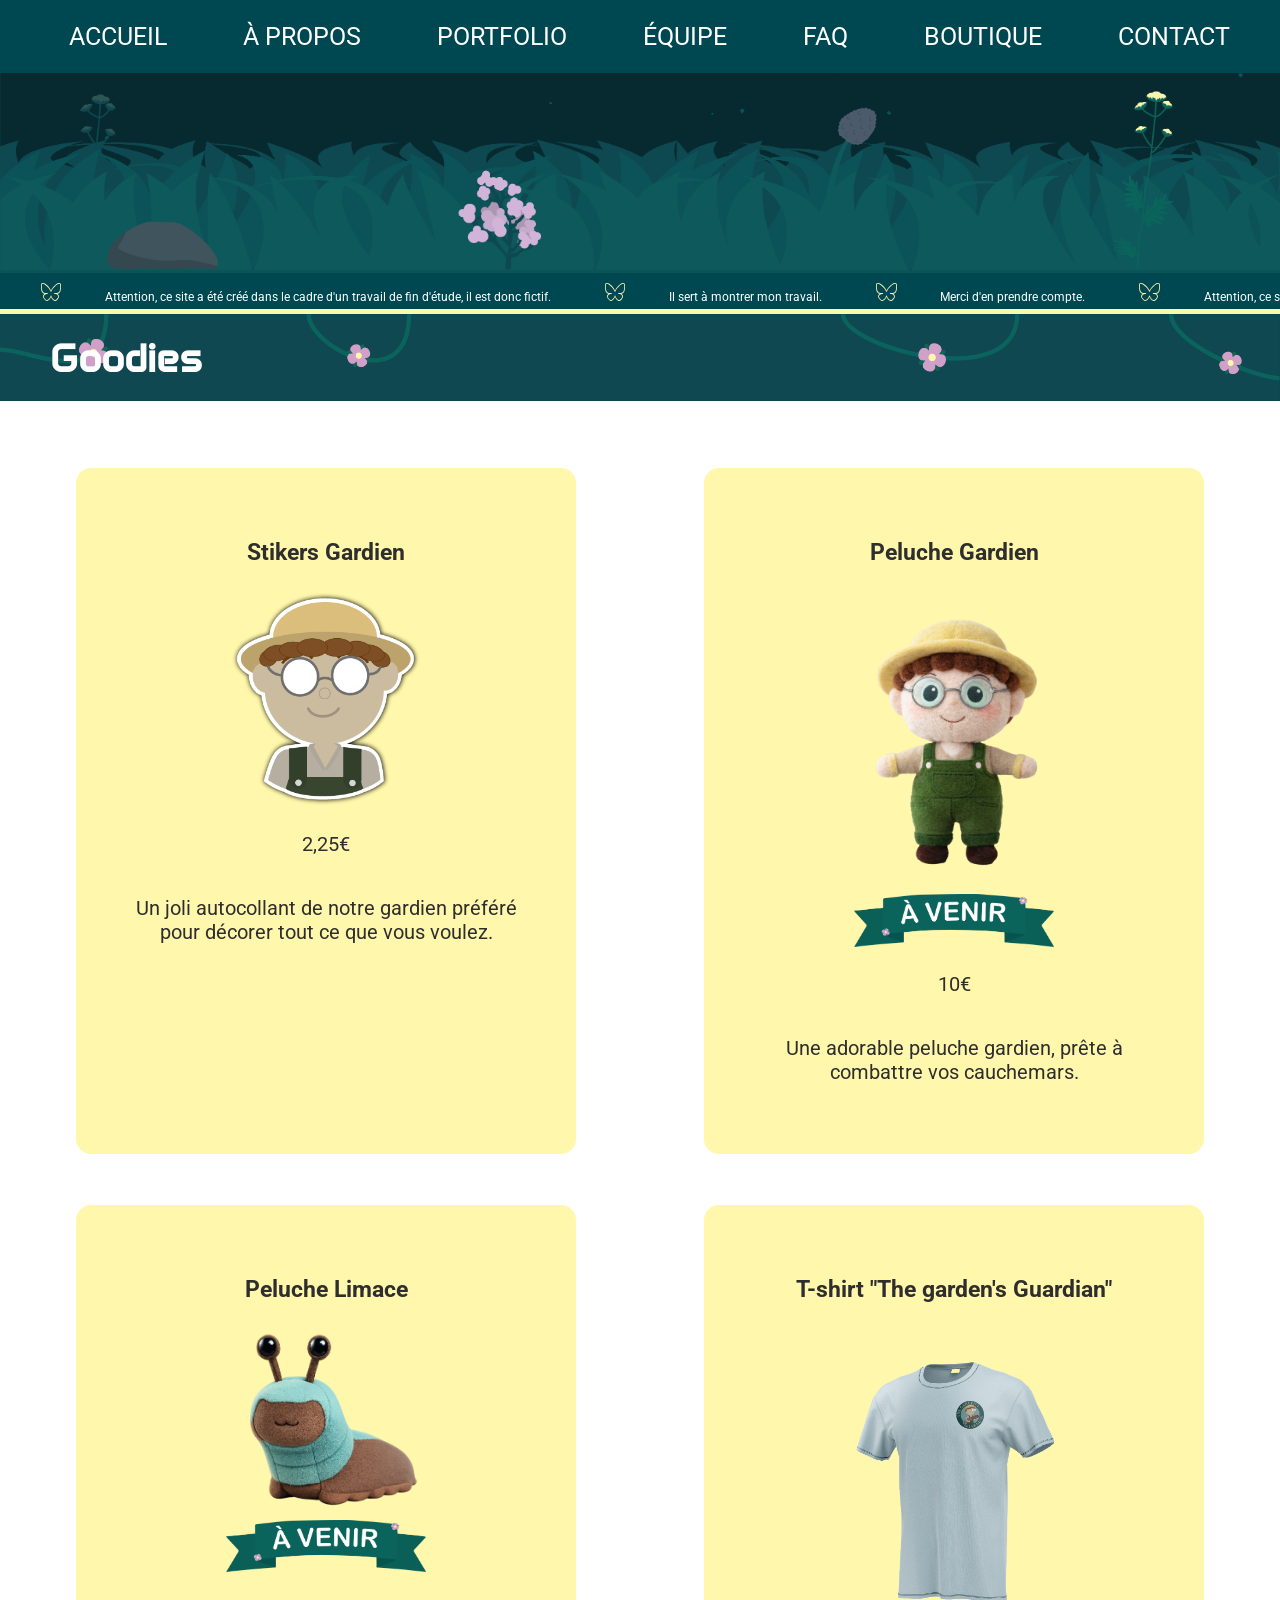
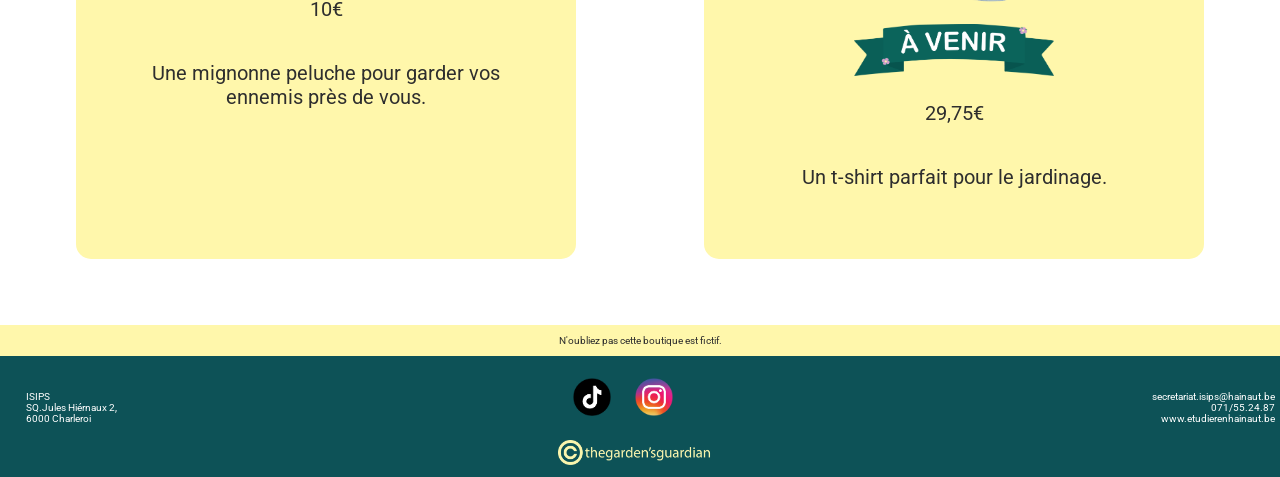
<file: boutique.html>
<!DOCTYPE html>
<html lang="en">

<head>
    <meta charset="UTF-8">
    <meta name="viewport" content="width=device-width, initial-scale=1.0">
    <!--CSS-->
    <link rel="stylesheet" href="CSS/Style.css">
    <!--POLICE-->
    <link rel="preconnect" href="https://fonts.googleapis.com">
    <link rel="preconnect" href="https://fonts.gstatic.com" crossorigin>
    <link
        href="https://fonts.googleapis.com/css2?family=Arimo:ital,wght@0,400..700;1,400..700&family=Roboto:ital,wght@0,100..900;1,100..900&display=swap"
        rel="stylesheet">
    <link rel="preconnect" href="https://fonts.googleapis.com">
    <link rel="preconnect" href="https://fonts.gstatic.com" crossorigin>
    <link
        href="https://fonts.googleapis.com/css2?family=Anta&family=Arimo:ital,wght@0,400..700;1,400..700&family=Roboto:ital,wght@0,100..900;1,100..900&display=swap"
        rel="stylesheet">
    <title>The garden's guardian/boutique</title>
</head>
<!-------------------------------------------------------------------------------------------------------->

<!--NAVIGATION-->
<nav>
    <!--MENU-->
    <div id="menu">
        <div></div>
        <div></div>
        <div></div>
    </div>
    <ul id="nav">
        <li class="nav"><a href="index.html" class="a">ACCUEIL</a></li>
        <li class="nav"> <a href="apropos.html" class="a">À PROPOS</a></li>
        <li class="nav"> <a href="Portfolio.html" class="a">PORTFOLIO</a></li>
        <li class="nav"><a href="equipe.html" class="a">ÉQUIPE</a></li>
        <li class="nav"><a href="faq.html" class="a">FAQ</a></li>
        <li class="nav"><a href="boutique.html" class="a">BOUTIQUE</a></li>
        <li class="nav"><a href="Contact.html" class="a">CONTACT</a></li>
    </ul>

</nav>
<!-------------------------------------------------------------------------------------------------------->

<!--HEADER-->
<header>

    <!--image-->
    <figure id="header">
        <img src="images/banniére.png" alt="header">
    </figure>


    <div id="head" class="banderol">
        <div class="bandelette">
            <img src="images/papillon.svg" alt="papillon">
             <span>Attention, ce site a été créé dans le cadre d'un travail de fin d'étude, il est
                    donc fictif.</span>
                <img src="images/papillon.svg" alt="papillon">
                <span>Il sert à montrer mon travail.</span>
                <img src="images/papillon.svg" alt="papillon">
                <span>Merci d'en prendre compte.</span>
                <img src="images/papillon.svg" alt="papillon">
                <span>Attention, ce site a été créé dans le cadre d'un travail de fin d'étude, il est
                    donc fictif.</span>
                <img src="images/papillon.svg" alt="papillon">
                 <span>Il sert à montrer mon travail.</span>
                <img src="images/papillon.svg" alt="papillon">
                <span>Merci d'en prendre compte.</span>
                <img src="images/papillon.svg" alt="papillon">
                <span>Attention, ce site a été créé dans le cadre d'un travail de fin d'étude, il est
                    donc  fictif.</span>
        </div>
    </div>
</header>
<!-------------------------------------------------------------------------------------------------------->

<!--MAIN-->
<main>
    <section id="boutique">
        <figure class="bande">
            <img src="images/bande.png" alt="">
        </figure>
        <!--titre-->
        <H2 class="titre">Goodies</H2>
        <section id="mersh">
            <section class="mersh">

                <!--titre-->
                <H3>Stikers Gardien</H3>

                <!--image-->
                <figure class="goodies">
                    <img src="images/stickers.png" alt="">
                </figure>
                <!--texte-->
                <p> 2,25€</p>
                <p>Un joli autocollant de notre gardien préféré pour décorer tout ce que vous voulez.</p>



            </section>
            <section class="mersh">

                <!--titre-->
                <H3>Peluche Gardien</H3>

                <!--image-->
                <figure class="goodies">
                    <img src="images/ChatGPT Image 18 janv. 2026, 15_20_47.png" alt="">
                </figure>
                <figure class="goodies">
                    <img src="images/goodies A.png" alt="">
                </figure>
                <!--texte-->
                <p> 10€</p>
                <p>Une adorable peluche gardien, prête à combattre vos cauchemars.</p>


            </section>
            <section class="mersh">

                <!--titre-->
                <H3>Peluche Limace</H3>

                <!--image-->
                <figure class="goodies">
                    <img src="images/ChatGPT Image 19 janv. 2026, 18_52_16.png" alt="">
                </figure>
                <figure class="goodies">
                    <img src="images/goodies A.png" alt="">
                </figure>

                <!--texte-->
                <p> 10€</p>
                <p>Une mignonne peluche pour garder vos ennemis près de vous.</p>


            </section>
            <section class="mersh">

                <!--titre-->
                <H3>T-shirt "The garden's Guardian"</H3>

                <!--image-->
                <figure class="goodies">
                    <img src="images/t shirt mockup.PNG" alt="">
                </figure>
                <figure class="goodies">
                    <img src="images/goodies A.png" alt="">
                </figure>
                <!--texte-->
                <p> 29,75€</p>
                <p>Un t-shirt parfait pour le jardinage.</p>


            </section>
        </section>
        <!--texte-->

    </section>
    <p id="ps">N'oubliez pas cette boutique est fictif.</p>
</main>
<!--FOOTER-->
<footer>
    <ul>
        <li>ISIPS</li>
        <li>SQ.Jules Hiérnaux 2,</li>
        <li> 6000 Charleroi</li>
    </ul>
    <div id="res">
        <ul id="resaux">
            <li id="tik"><a href="https://www.tiktok.com/@thegardensguardian" target="_blank"><img
                        src="images/tiktok-logo-tiktok-logo-transparent-tiktok-icon-transparent-free-free-png.png" /></a>
            <li id="insta"><a href="https://www.instagram.com/thegardensguardian/" target="_blank"><img
                        src="images/instagram-logo-instagram-icon-transparent-free-png.png" /></a>

            </li>
        </ul>
        <ul id="copyright">
            <li> <img src="images/copyright.png" alt="copyright"></li>

        </ul>
    </div>
    <ul id="footer">
        <li><a href="mailto:secretariat.isips@hainaut.be">secretariat.isips@hainaut.be</a>
        <li><a href="tel:+3271552487">071/55.24.87</a>
        <li><a href="http://www.etudierenhainaut.be" target="_blank">www.etudierenhainaut.be</a>
    </ul>
</footer>
<!-------------------------------------------------------------------------------------------------------->
<!--JS-->
<script src="JS/script.js"></script>
</body>

</html>
</file>
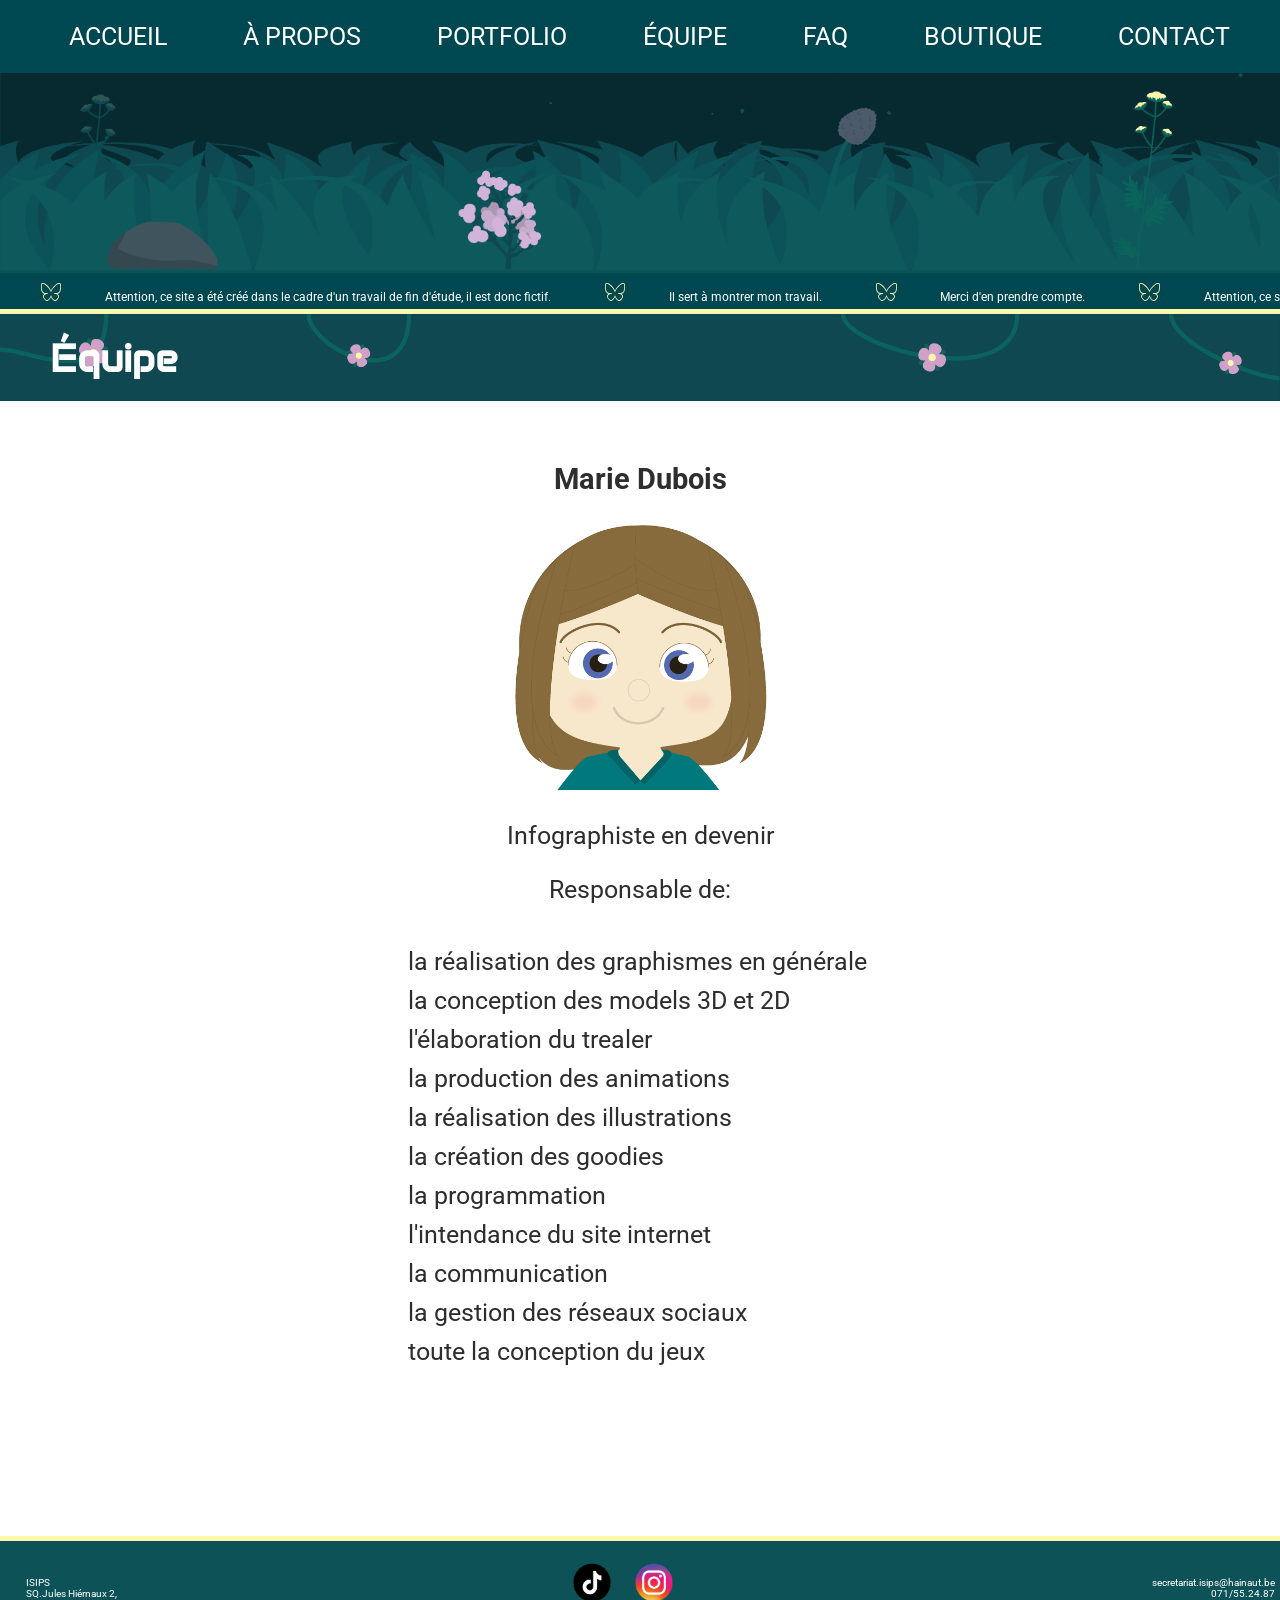
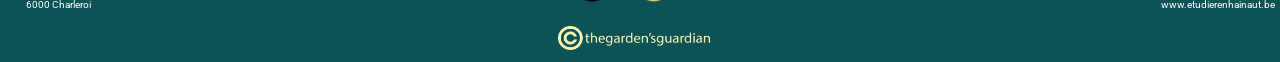
<file: equipe.html>
<!DOCTYPE html>
<html lang="en">

<head>
    <meta charset="UTF-8">
    <meta name="viewport" content="width=device-width, initial-scale=1.0">
    <!--CSS-->
    <link rel="stylesheet" href="CSS/Style.css">
    <!--POLICE-->
    <link rel="preconnect" href="https://fonts.googleapis.com">
    <link rel="preconnect" href="https://fonts.gstatic.com" crossorigin>
    <link
        href="https://fonts.googleapis.com/css2?family=Arimo:ital,wght@0,400..700;1,400..700&family=Roboto:ital,wght@0,100..900;1,100..900&display=swap"
        rel="stylesheet">
    <link rel="preconnect" href="https://fonts.googleapis.com">
    <link rel="preconnect" href="https://fonts.gstatic.com" crossorigin>
    <link
        href="https://fonts.googleapis.com/css2?family=Anta&family=Arimo:ital,wght@0,400..700;1,400..700&family=Roboto:ital,wght@0,100..900;1,100..900&display=swap"
        rel="stylesheet">
    <title>The garden's guardian/équipe</title>
</head>
<!-------------------------------------------------------------------------------------------------------->

<!--NAVIGATION-->
<nav>
    <!--MENU-->
    <div id="menu">
        <div></div>
        <div></div>
        <div></div>
    </div>
    <ul id="nav">
        <li class="nav"><a href="index.html" class="a">ACCUEIL</a></li>
        <li class="nav"> <a href="apropos.html" class="a">À PROPOS</a></li>
        <li class="nav"> <a href="Portfolio.html" class="a">PORTFOLIO</a></li>
        <li class="nav"><a href="equipe.html" class="a">ÉQUIPE</a></li>
        <li class="nav"><a href="faq.html" class="a">FAQ</a></li>
        <li class="nav"><a href="boutique.html" class="a">BOUTIQUE</a></li>
        <li class="nav"><a href="Contact.html" class="a">CONTACT</a></li>
    </ul>

</nav>
<!-------------------------------------------------------------------------------------------------------->

<!--HEADER-->
<header>

    <!--image-->
    <figure id="header">
        <img src="images/banniére.png" alt="header">
    </figure>


    <div id="head" class="banderol">
        <div class="bandelette">
            <img src="images/papillon.svg" alt="papillon">
            <span>Attention, ce site a été créé dans le cadre d'un travail de fin d'étude, il est
                    donc fictif.</span>
                <img src="images/papillon.svg" alt="papillon">
                <span>Il sert à montrer mon travail.</span>
                <img src="images/papillon.svg" alt="papillon">
                <span>Merci d'en prendre compte.</span>
                <img src="images/papillon.svg" alt="papillon">
                <span>Attention, ce site a été créé dans le cadre d'un travail de fin d'étude, il est
                    donc fictif.</span>
                <img src="images/papillon.svg" alt="papillon">
                 <span>Il sert à montrer mon travail.</span>
                <img src="images/papillon.svg" alt="papillon">
                <span>Merci d'en prendre compte.</span>
                <img src="images/papillon.svg" alt="papillon">
                <span>Attention, ce site a été créé dans le cadre d'un travail de fin d'étude, il est
                    donc  fictif.</span>
        </div>
    </div>
</header>
<!-------------------------------------------------------------------------------------------------------->

<!--MAIN-->
<main>
    <!-------------------------------------------------------------------------------------------------------->
    <!--Equipe-->
    <section id="equipe">
        <figure class="bande">
            <img src="images/bande.png" alt="">
        </figure>
        <!--titre-->
        <H2 class="titre">Équipe</H2>

        <section>

            <!--titre-->
            <H3>Marie Dubois</H3>

            <!--image-->
            <figure id="portrait">
                <img src="images/auto portrait.png" alt="">
            </figure>
            <!--texte-->
            <p class="centre">Infographiste en devenir</p>
            <p class="centre">Responsable de:
            <ul id="bix">

                <li class="eq">la réalisation des graphismes en générale</li>
                <li class="eq">la conception des models 3D et 2D</li>
                <li class="eq">l'élaboration du trealer</li>
                <li class="eq">la production des animations</li>
                <li class="eq">la réalisation des illustrations</li>
                <li class="eq">la création des goodies</li>
                <li class="eq">la programmation</li>
                <li class="eq">l'intendance du site internet</li>
                <li class="eq">la communication</li>
                <li class="eq">la gestion des réseaux sociaux</li>
                <li class="eq">toute la conception du jeux</li>


            </ul>
            </p>


        </section>

    </section>
</main>
<!--FOOTER-->
<footer>
    <ul>
        <li>ISIPS</li>
        <li>SQ.Jules Hiérnaux 2,</li>
        <li> 6000 Charleroi</li>
    </ul>
    <div id="res">
        <ul id="resaux">
            <li id="tik"><a href="https://www.tiktok.com/@thegardensguardian" target="_blank"><img
                        src="images/tiktok-logo-tiktok-logo-transparent-tiktok-icon-transparent-free-free-png.png" /></a>
            <li id="insta"><a href="https://www.instagram.com/thegardensguardian/" target="_blank"><img
                        src="images/instagram-logo-instagram-icon-transparent-free-png.png" /></a>

            </li>
        </ul>
        <ul id="copyright">
            <li> <img src="images/copyright.png" alt="copyright"></li>

        </ul>
    </div>
    <ul id="footer">
        <li><a href="mailto:secretariat.isips@hainaut.be">secretariat.isips@hainaut.be</a>
        <li><a href="tel:+3271552487">071/55.24.87</a>
        <li><a href="http://www.etudierenhainaut.be" target="_blank">www.etudierenhainaut.be</a>
    </ul>
</footer>
<!-------------------------------------------------------------------------------------------------------->
<!--JS-->
<script src="JS/script.js"></script>
</body>

</html>
</file>
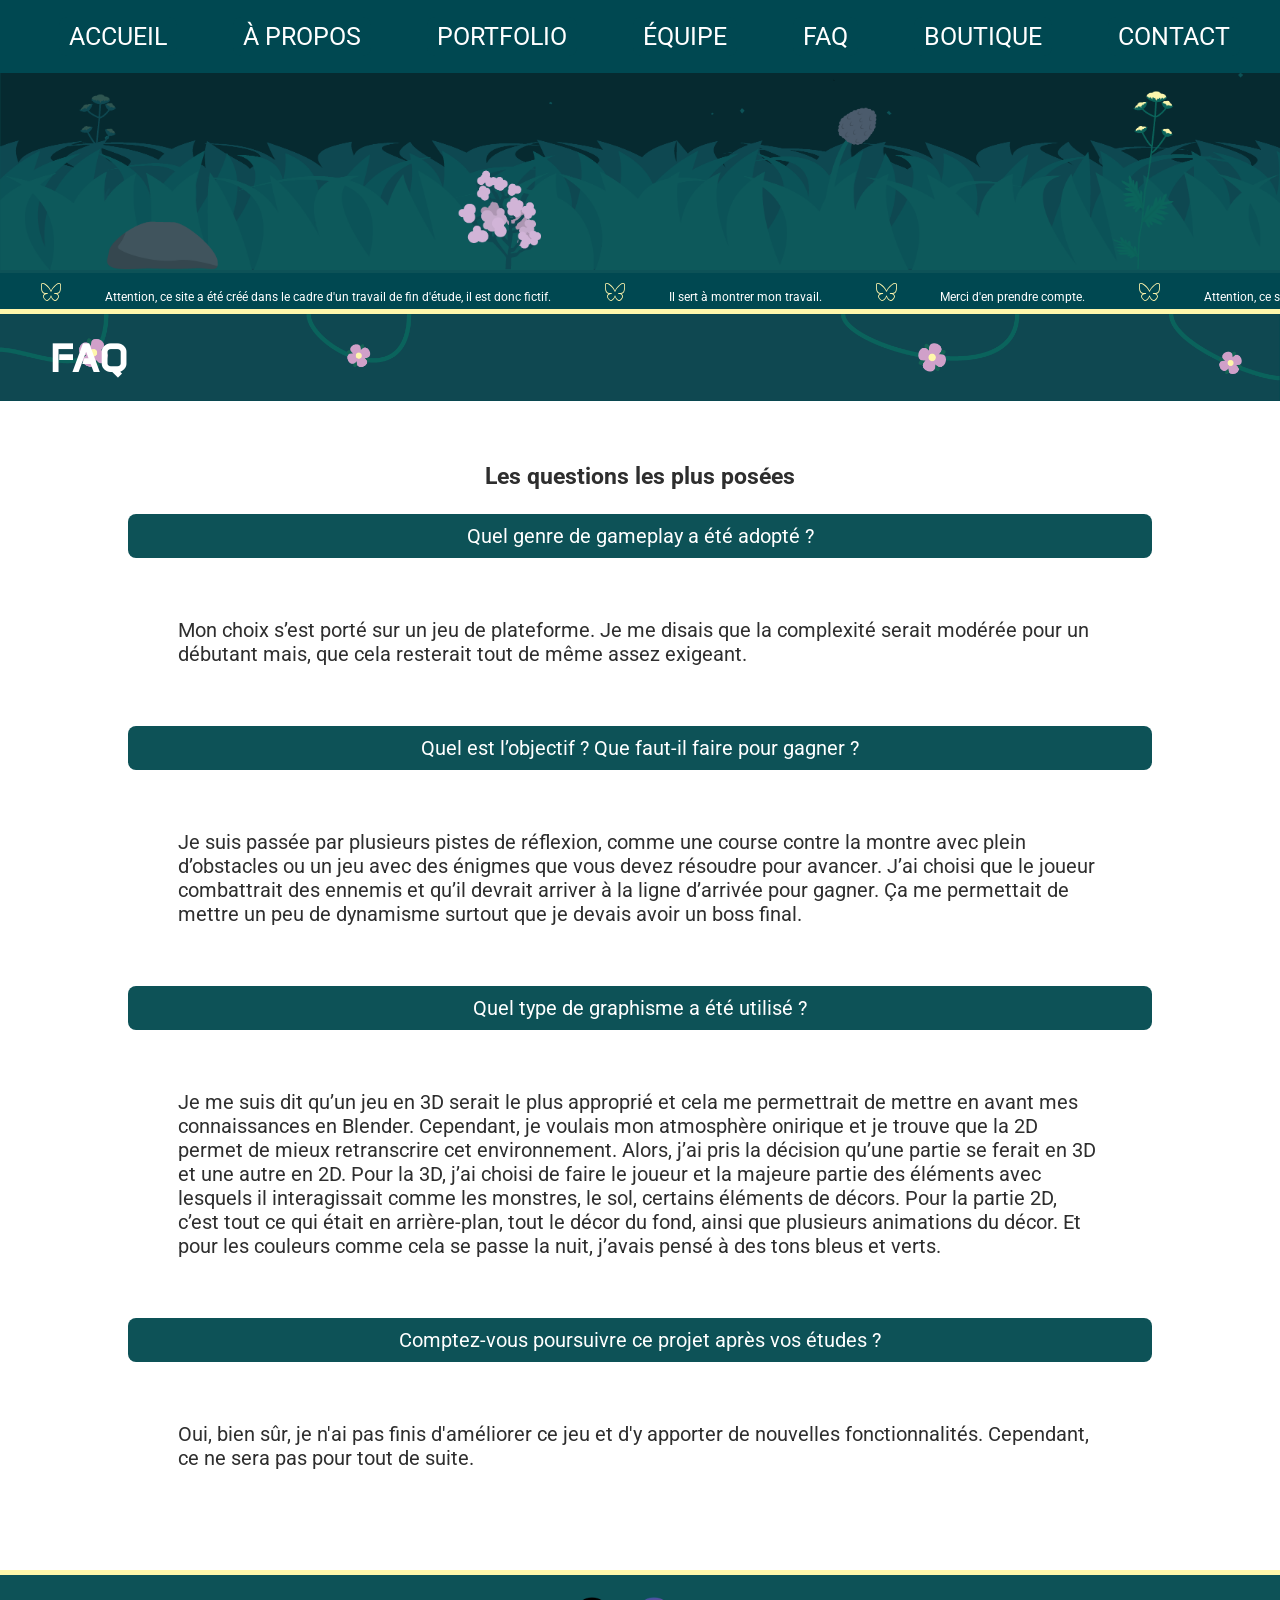
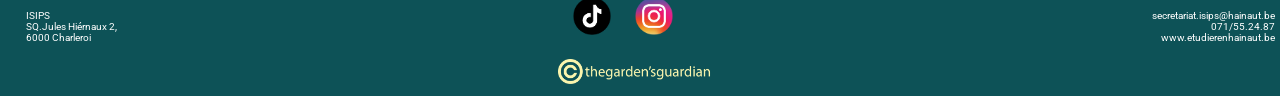
<file: faq.html>
<!DOCTYPE html>
<html lang="en">

<head>
    <meta charset="UTF-8">
    <meta name="viewport" content="width=device-width, initial-scale=1.0">
    <!--CSS-->
    <link rel="stylesheet" href="CSS/Style.css">
    <!--POLICE-->
    <link rel="preconnect" href="https://fonts.googleapis.com">
    <link rel="preconnect" href="https://fonts.gstatic.com" crossorigin>
    <link
        href="https://fonts.googleapis.com/css2?family=Arimo:ital,wght@0,400..700;1,400..700&family=Roboto:ital,wght@0,100..900;1,100..900&display=swap"
        rel="stylesheet">
    <link rel="preconnect" href="https://fonts.googleapis.com">
    <link rel="preconnect" href="https://fonts.gstatic.com" crossorigin>
    <link
        href="https://fonts.googleapis.com/css2?family=Anta&family=Arimo:ital,wght@0,400..700;1,400..700&family=Roboto:ital,wght@0,100..900;1,100..900&display=swap"
        rel="stylesheet">
    <title>The garden's guardian/faq</title>
</head>
<!-------------------------------------------------------------------------------------------------------->
<!--NAVIGATION-->
<nav>
    <!--MENU-->
    <div id="menu">
        <div></div>
        <div></div>
        <div></div>
    </div>
    <ul id="nav">
        <li class="nav"><a href="index.html" class="a">ACCUEIL</a></li>
        <li class="nav"> <a href="apropos.html" class="a">À PROPOS</a></li>
        <li class="nav"> <a href="Portfolio.html" class="a">PORTFOLIO</a></li>
        <li class="nav"><a href="equipe.html" class="a">ÉQUIPE</a></li>
        <li class="nav"><a href="faq.html" class="a">FAQ</a></li>
        <li class="nav"><a href="boutique.html" class="a">BOUTIQUE</a></li>
        <li class="nav"><a href="Contact.html" class="a">CONTACT</a></li>
    </ul>

</nav>
<!-------------------------------------------------------------------------------------------------------->

<!--HEADER-->
<header>

    <!--image-->
    <figure id="header">
        <img src="images/banniére.png" alt="header">
    </figure>


    <div id="head" class="banderol">
        <div class="bandelette">
            <img src="images/papillon.svg" alt="papillon">
            <span>Attention, ce site a été créé dans le cadre d'un travail de fin d'étude, il est
                    donc fictif.</span>
                <img src="images/papillon.svg" alt="papillon">
                <span>Il sert à montrer mon travail.</span>
                <img src="images/papillon.svg" alt="papillon">
                <span>Merci d'en prendre compte.</span>
                <img src="images/papillon.svg" alt="papillon">
                <span>Attention, ce site a été créé dans le cadre d'un travail de fin d'étude, il est
                    donc fictif.</span>
                <img src="images/papillon.svg" alt="papillon">
                 <span>Il sert à montrer mon travail.</span>
                <img src="images/papillon.svg" alt="papillon">
                <span>Merci d'en prendre compte.</span>
                <img src="images/papillon.svg" alt="papillon">
                <span>Attention, ce site a été créé dans le cadre d'un travail de fin d'étude, il est
                    donc  fictif.</span>
        </div>
    </div>
</header>
<!-------------------------------------------------------------------------------------------------------->

<!--MAIN-->
<main>
    <section id="faq">
        <!--image-->
        <figure class="bande">
            <img src="images/bande.png" alt="">
        </figure>
        <!--titre-->
        <H2 class="titre">FAQ</H2>


        <section>

            <!--titre-->
            <H3>Les questions les plus posées</H3>


            <!--question 1-->
            <p class="questions">Quel genre de gameplay a été adopté ?</p>
            <p class="réponse">Mon choix s’est porté sur un jeu de plateforme.
                Je me disais que la complexité serait modérée pour un débutant mais, que cela resterait tout de même
                assez exigeant. </p>
            <!--question 2-->
            <p class="questions">Quel est l’objectif ? Que faut-il faire pour gagner ?</p>
            <p class="réponse">Je suis passée par plusieurs pistes de réflexion, comme une course contre la montre avec
                plein d’obstacles ou un jeu avec des énigmes que vous devez résoudre pour avancer.
                J’ai choisi que le joueur combattrait des ennemis et qu’il devrait arriver à la ligne d’arrivée pour
                gagner.
                Ça me permettait de mettre un peu de dynamisme surtout que je devais avoir un boss final. </p>
            <!--question 3-->
            <p class="questions">Quel type de graphisme a été utilisé ? </p>
            <p class="réponse">Je me suis dit qu’un jeu en 3D serait le plus approprié et cela me permettrait de mettre
                en avant mes connaissances en Blender.
                Cependant, je voulais mon atmosphère onirique et je trouve que la 2D permet de mieux retranscrire cet
                environnement. Alors, j’ai pris la décision qu’une partie se ferait en 3D et une autre en 2D.
                Pour la 3D, j’ai choisi de faire le joueur et la majeure partie des éléments avec lesquels il
                interagissait comme les monstres, le sol, certains éléments de décors.
                Pour la partie 2D, c’est tout ce qui était en arrière-plan, tout le décor du fond, ainsi que plusieurs
                animations du décor.
                Et pour les couleurs comme cela se passe la nuit, j’avais pensé à des tons bleus et verts. </p>
            <!--question 4-->
            <p class="questions">Comptez-vous poursuivre ce projet après vos études ?</p>
            <p class="réponse"> Oui, bien sûr, je n'ai pas finis d'améliorer ce jeu et d'y apporter de nouvelles
                fonctionnalités.
                Cependant, ce ne sera pas pour tout de suite.</p>


        </section>

    </section>
</main>
<!--FOOTER-->
<footer>
    <ul>
        <li>ISIPS</li>
        <li>SQ.Jules Hiérnaux 2,</li>
        <li> 6000 Charleroi</li>
    </ul>
    <div id="res">
        <ul id="resaux">
            <li id="tik"><a href="https://www.tiktok.com/@thegardensguardian" target="_blank"><img
                        src="images/tiktok-logo-tiktok-logo-transparent-tiktok-icon-transparent-free-free-png.png" /></a>
            <li id="insta"><a href="https://www.instagram.com/thegardensguardian/" target="_blank"><img
                        src="images/instagram-logo-instagram-icon-transparent-free-png.png" /></a>

            </li>
        </ul>
        <ul id="copyright">
            <li> <img src="images/copyright.png" alt="copyright"></li>

        </ul>
    </div>
    <ul id="footer">
        <li><a href="mailto:secretariat.isips@hainaut.be">secretariat.isips@hainaut.be</a>
        <li><a href="tel:+3271552487">071/55.24.87</a>
        <li><a href="http://www.etudierenhainaut.be" target="_blank">www.etudierenhainaut.be</a>
    </ul>
</footer>
<!-------------------------------------------------------------------------------------------------------->
<!--JS-->
<script src="JS/script.js"></script>
</body>

</html>
</file>
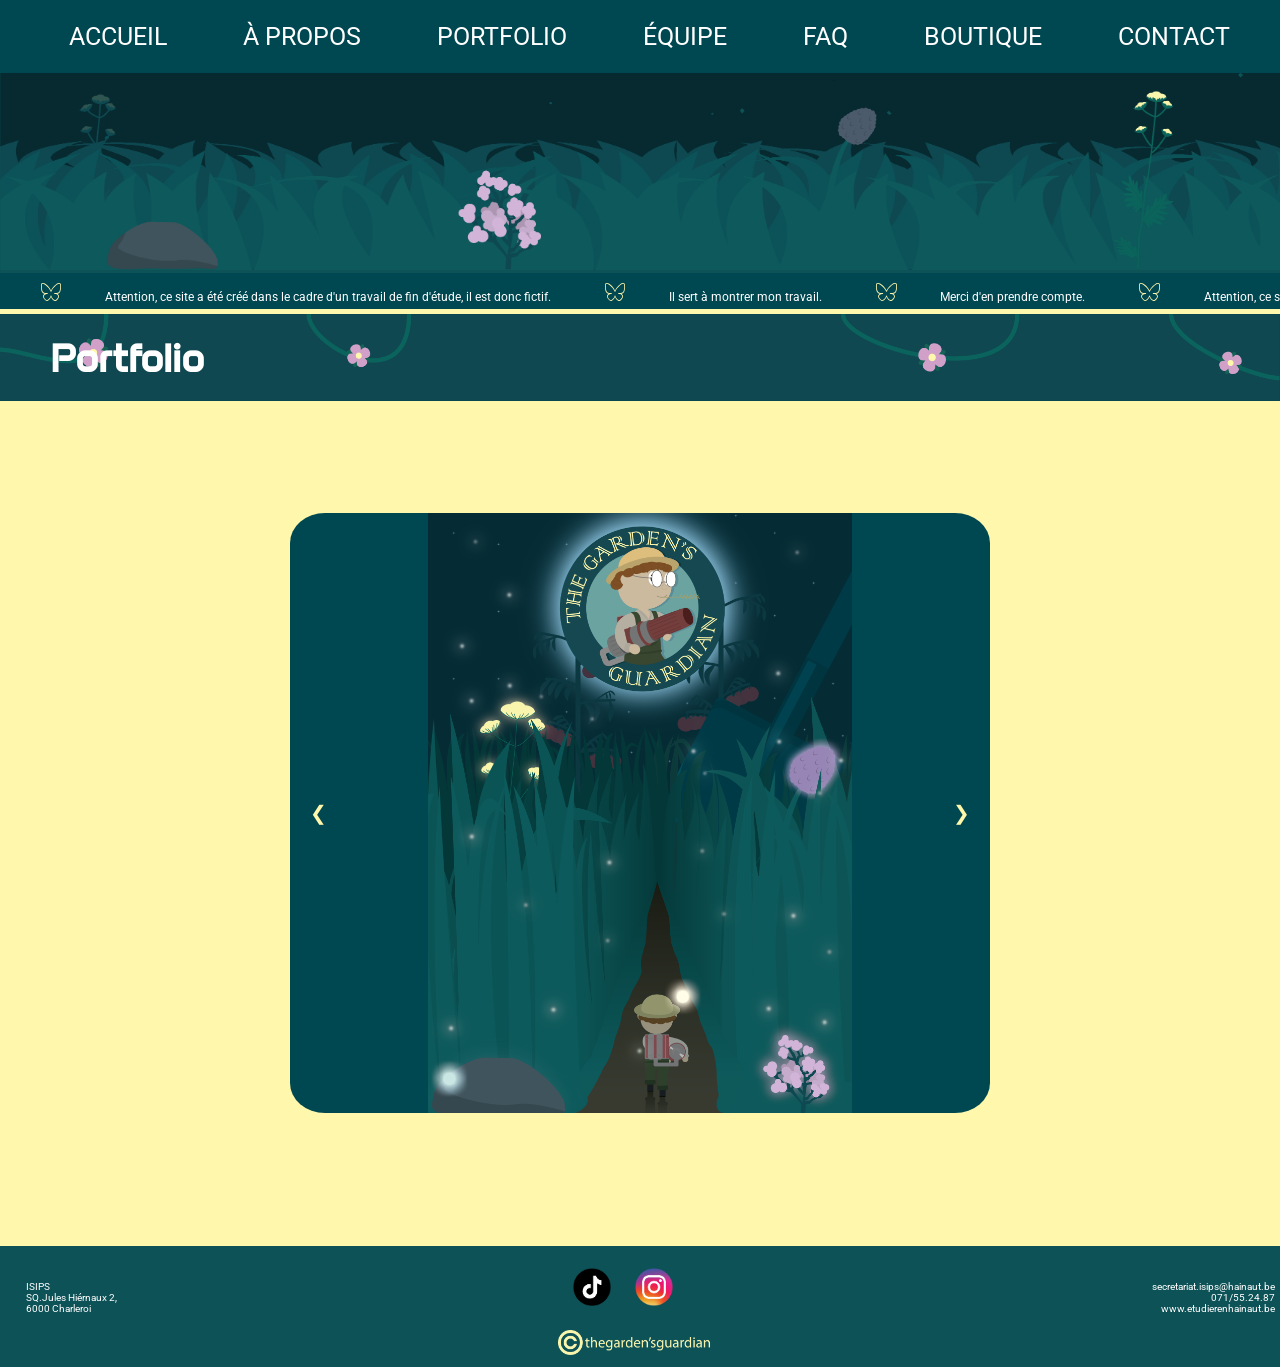
<file: Portfolio.html>
<!DOCTYPE html>
<html lang="en">

<head>
    <meta charset="UTF-8">
    <meta name="viewport" content="width=device-width, initial-scale=1.0">
    <!--CSS-->
    <link rel="stylesheet" href="CSS/Style.css">
    <!--POLICE-->
    <link rel="preconnect" href="https://fonts.googleapis.com">
    <link rel="preconnect" href="https://fonts.gstatic.com" crossorigin>
    <link
        href="https://fonts.googleapis.com/css2?family=Arimo:ital,wght@0,400..700;1,400..700&family=Roboto:ital,wght@0,100..900;1,100..900&display=swap"
        rel="stylesheet">
    <link rel="preconnect" href="https://fonts.googleapis.com">
    <link rel="preconnect" href="https://fonts.gstatic.com" crossorigin>
    <link
        href="https://fonts.googleapis.com/css2?family=Anta&family=Arimo:ital,wght@0,400..700;1,400..700&family=Roboto:ital,wght@0,100..900;1,100..900&display=swap"
        rel="stylesheet">
    <title>The garden's guardian/portfolio</title>
</head>

<body id="bod">
    <!--NAVIGATION-->
    <nav>
        <!--MENU-->
        <div id="menu">
            <div></div>
            <div></div>
            <div></div>
        </div>
        <ul id="nav">
            <li class="nav"><a href="index.html" class="a">ACCUEIL</a></li>
            <li class="nav"> <a href="apropos.html" class="a">À PROPOS</a></li>
            <li class="nav"> <a href="Portfolio.html" class="a">PORTFOLIO</a></li>
            <li class="nav"><a href="equipe.html" class="a">ÉQUIPE</a></li>
            <li class="nav"><a href="faq.html" class="a">FAQ</a></li>
            <li class="nav"><a href="boutique.html" class="a">BOUTIQUE</a></li>
            <li class="nav"><a href="Contact.html" class="a">CONTACT</a></li>
        </ul>

    </nav>
    <!-------------------------------------------------------------------------------------------------------->

    <!--HEADER-->
    <header>

        <!--image-->
        <figure id="header">
            <img src="images/banniére.png" alt="header">
        </figure>


        <div id="head" class="banderol">
            <div class="bandelette">
                <img src="images/papillon.svg" alt="papillon">
                <span>Attention, ce site a été créé dans le cadre d'un travail de fin d'étude, il est
                    donc fictif.</span>
                <img src="images/papillon.svg" alt="papillon">
                <span>Il sert à montrer mon travail.</span>
                <img src="images/papillon.svg" alt="papillon">
                <span>Merci d'en prendre compte.</span>
                <img src="images/papillon.svg" alt="papillon">
                <span>Attention, ce site a été créé dans le cadre d'un travail de fin d'étude, il est
                    donc fictif.</span>
                <img src="images/papillon.svg" alt="papillon">
                 <span>Il sert à montrer mon travail.</span>
                <img src="images/papillon.svg" alt="papillon">
                <span>Merci d'en prendre compte.</span>
                <img src="images/papillon.svg" alt="papillon">
                <span>Attention, ce site a été créé dans le cadre d'un travail de fin d'étude, il est
                    donc  fictif.</span>
            </div>
        </div>







    </header>
    <!-------------------------------------------------------------------------------------------------------->
    <main>
        <Section >
            <figure class="bande">
                <img src="images/bande.png" alt="">
            </figure>
            <!--titre-->
            <H2 class="titre">Portfolio</H2>
            <section id="portfolio">
                <div class="carrousel">
                    <span id="image_1"></span>
                    <span id="image_2"></span>
                    <span id="image_3"></span>
                    <span id="image_4"></span>
                    <span id="image_5"></span>
                    <span id="image_6"></span>
                    <span id="image_7"></span>
                    <span id="image_8"></span>

                    <div class="cad image_1">
                        <a href="#image_8" class="fleche precedente">&#10094;</a>
                        <a href="#image_2" class="fleche suivante">&#10095;</a>
                    </div>
                    <div class="cad image_2">
                        <a href="#image_1" class="fleche precedente">&#10094;</a>
                        <a href="#image_3" class="fleche suivante">&#10095;</a>
                    </div>
                    <div class="cad image_3">
                        <a href="#image_2" class="fleche precedente">&#10094;</a>
                        <a href="#image_4" class="fleche suivante">&#10095;</a>
                    </div>
                    <div class="cad image_4">
                        <a href="#image_3" class="fleche precedente">&#10094;</a>
                        <a href="#image_5" class="fleche suivante">&#10095;</a>
                    </div>
                    <div class="cad image_5">
                        <a href="#image_4" class="fleche precedente">&#10094;</a>
                        <a href="#image_6" class="fleche suivante">&#10095;</a>
                    </div>
                    <div class="cad image_6">
                        <a href="#image_5" class="fleche precedente">&#10094;</a>
                        <a href="#image_7" class="fleche suivante">&#10095;</a>
                    </div>
                    <div class="cad image_7">
                        <a href="#image_6" class="fleche precedente">&#10094;</a>
                        <a href="#image_8" class="fleche suivante">&#10095;</a>
                    </div>
                    <div class="cad image_8">
                        <a href="#image_7" class="fleche precedente">&#10094;</a>
                        <a href="#image_1" class="fleche suivante">&#10095;</a>
                    </div>
                </div>

                </div>

            </section>

 <section id="vide"></section>
    </main>
    <!-------------------------------------------------------------------------------------------------------->

    <!--FOOTER-->
   
    <footer>
        <ul>
            <li>ISIPS</li>
            <li>SQ.Jules Hiérnaux 2,</li>
            <li> 6000 Charleroi</li>
        </ul>
        <div id="res">
            <ul id="resaux">
                <li id="tik"><a href="https://www.tiktok.com/@thegardensguardian" target="_blank"><img
                            src="images/tiktok-logo-tiktok-logo-transparent-tiktok-icon-transparent-free-free-png.png" /></a>
                <li id="insta"><a href="https://www.instagram.com/thegardensguardian/" target="_blank"><img
                            src="images/instagram-logo-instagram-icon-transparent-free-png.png" /></a>

                </li>
            </ul>
            <ul id="copyright">
                <li> <img src="images/copyright.png" alt="copyright"></li>

            </ul>
        </div>

        <ul id="footer">
            <li><a href="mailto:secretariat.isips@hainaut.be">secretariat.isips@hainaut.be</a>
            <li><a href="tel:+3271552487">071/55.24.87</a>
            <li><a href="http://www.etudierenhainaut.be" target="_blank">www.etudierenhainaut.be</a>
        </ul>

    </footer>
    <!-------------------------------------------------------------------------------------------------------->
    <!--JS-->
    <script src="JS/script.js"></script>

</body>

</html>
</file>
<file: CSS/Style.css>
/*Html*/
html {
    font-size: 6.25%;

}


/*BODY*/
body {

    /*taille texte*/
    font-size: 25rem;
    font-family: Roboto;

    /*couleur*/
    background-color: #FFF7AB;
    color: #2E2E2E;
    margin: 0;


}

/*NAVIGATION*/

nav {
    width: 100%;
    height: auto;
    background-color: #004851;
    color: white;
    padding-top: 10px;
    padding-bottom: 10px;
    font-size: 25rem;
    display: flex;
    justify-content: end;
    align-items: center;
    position: fixed;
    z-index: 10;

}

#nav {
    visibility: visible;
    margin: 0;
    padding: 0;


}

.nav {
    display: inline-block;
    margin: 0px 20px 0px 0px;
    padding: 2px 10px 2px 10px;

}



/*LIEN*/
.a:hover {

    border-radius: 30px;
    color: #004851;
    background-color: #FFFFFF;
}

.a {
    display: inline-block;
    border-radius: 8px;
    text-decoration: none;
    background-color: #004851;
    color: #FFFFFF;
    margin: 5px 10px 5px 0px;
    padding: 5px 10px 5px 10px;
}

/*H2*/
h2 {
    margin-top: 5px;
    margin-bottom: 60px;
    padding: 30px 50px 0px 50px;
    justify-self: center;
    font-size: 50rem;
    position: relative;
    z-index: 1;
    font-family: Anta;
}

.titre {
    margin-top: 5px;
    margin-bottom: 60px;
    padding: 20px 50px 0px 50px;
    justify-self: center;
    font-size: 40rem;
    position: relative;
    z-index: 1;
    color: #FFFFFF;
    font-family: Anta;
}

/*H3*/
h3 {
    text-align: center;
    margin-top: 0;
    padding-top: 20px;

}

/*HEADER*/

header {

    width: 100%;

    color: #FFFFFF;
    font-size: 12rem;

    background-color: #0D5257;
    text-align: center;


}

#header {
    width: 100%;
    height: auto;
    aspect-ratio: 600/100;
    margin: 0;
    position: relative;
}

#header img {
    width: 100%;
    height: auto;
    object-fit: contain;
    margin-top: 5%;

}

#head {

    margin-bottom: 5px;
    padding-bottom: 5px;
    margin: 0;
}

#logo {
    width: 100%;
    height: auto;

}

#logo img {
    width: 10%;
    top: 0;
    position: absolute;

}

/*paralax*/
.banderol {
    width: 100%;
    overflow: hidden;
    background: #004851;
    color: #fff;
    white-space: nowrap;
    padding: 10px 0;
    box-sizing: border-box;
}

.bandelette {

    display: inline-block;
    animation: banderol 15s linear infinite;
}

.bandelette img {
    width: 1%;
    padding: 0 2% 0 2%;

}


.bandelette span {

    display: inline-block;
    margin-right: 10px;
}

@keyframes banderol {
    0% {
        transform: translateX(0);
    }

    100% {
        transform: translateX(-53.5%);
    }
}




/*TREALER*/
#video {
    width: 100%;
    height: auto;
    text-align: center;
    background-color: #004851;
    padding-top: 10px;
    padding-bottom: 10px;
    color: #FFFFFF;
    position: sticky;
    top: 0;
    z-index: 1;


}

#vid {

    margin: 0 0 30px 0;


    border-radius: 15px;
}


/*Description*/
#Description {
    width: 100%;
    height: auto;
    background-color: #FFFFFF;

    padding: 10px 0px 40px 0px;
    position: relative;
    margin-top: 5px;



}


#tomate {
    margin: 0;


}

#tomate img {
    width: 5%;
    position: absolute;
    right: 0%;
    bottom: 0%;
    z-index: 1;


}

#dp {

    margin: 0;
    padding: 0px 50px 0px 50px;
}

/*apercus*/
#apercus {

    width: 100%;
    height: auto;
    background-color: #0D5257;

    padding: 10px 0px 40px 0px;
    position: relative;
    margin-top: 5px;
    color: #FFFFFF;


}

#box {
    display: flex;
    flex-direction: row;

}

.box {
    width: 400px;
    border-radius: 15px;
    background-color: #004851;
    margin: 30px;
    padding: 30px;
    display: flex;
    flex-direction: column;

}

.apimg {
    margin: 0;

}

.apimg img {
    width: 100%;
    border-radius: 15px;
}

#coeur {

    margin: 0;

}

#coeur img {
    position: absolute;
    top: 1%;
    left: 50%;
    width: 5%;
    transform: translateX(-50%);
}

.ap {
    font-size: 14rem;
    text-align: center;

}

#l1 {
    margin-bottom: 11%;
}

#l2 {
    margin-bottom: 5%;
}

#B {
    margin-bottom: 23%;
}

/*Telechargement*/
#tele {
    width: 100%;
    height: auto;
    background-color: #FFFFFF;

    padding: 50px 0px 200px 0px;
    position: relative;
    margin-top: 5px;
    text-align: center;
    z-index: 1;
}

#telechargement {
    border-radius: 8px;

    text-decoration: none;
    color: #004851;
    background-color: #FFFFFF;
    margin: 5px 10px 5px 0px;
    padding: 5px 10px 5px 10px;
    border: #004851 2px solid;
    font-size: 70rem;
}

#telechargement:hover {

    border-radius: 8px;

    text-decoration: none;
    color: #FFFFFF;
    background-color: #004851;
    margin: 5px 10px 5px 0px;
    padding: 5px 10px 5px 10px;
    font-size: 70rem;
}

#tel {
    margin-bottom: 100px;
    margin-top: 100px;
}

#fleur {
    margin: 0;




}

#fleur img {
    width: 2%;
    position: absolute;
    top: 15%;
    left: 25%;


}


/*Apropos*/
#propos {
    width: 100%;
    height: auto;
    background-color: #FFFFFF;

    padding: 0 0 10% 0;
    position: relative;
    margin-top: 5px;
}

.pp {
    padding: 0px 50px 0px 50px;
}

/*Equipe*/
#equipe {
    width: 100%;
    height: auto;
    background-color: #FFFFFF;

    padding: 0px 0px 10% 0px;
    position: relative;
    margin-top: 5px;

}

#bix {
    display: flex;
    flex-direction: column;
    flex-wrap: wrap;
    text-align: left;

    margin: 0px 30% 0px 30%;
    padding: 1% 1.5% 1% 1.5%;


}

.eq {
    padding: 5px;
}

#portrait {
    margin: 0;
    text-align: center;
    border-radius: 20px;


}

#portrait img {

    width: 20%;
}

/*faq*/
#faq {
    width: 100%;
    height: auto;
    background-color: #FFFFFF;
    font-size: 20rem;
    padding: 0px 0px 40px 0px;
    margin-top: 5px;
    position: relative;
}

.questions {
    background-color: #0D5257;

    color: #FFFFFF;
    padding: 10px 50px 10px 50px;
    text-align: center;
    margin: 0 10% 0 10%;
    border-radius: 8px;
}

.réponse {

    padding: 60px 50px 60px 50px;
    margin: 0 10% 0 10%;
}

/*Boutique*/

#boutique {
    width: 100%;
    height: auto;
    background-color: #FFFFFF;
    font-size: 20rem;
    padding: 0px 0px 40px 0px;
    margin-top: 5px;

    position: relative;
}

#mersh {
    display: flex;
    flex-direction: row;

    flex-wrap: wrap;
    justify-content: center;
}

.mersh {
    width: 400px;
    border-radius: 15px;
    background-color: #FFF7AB;
    margin: 2% 5% 2% 5%;
    padding: 50px;
    display: flex;
    flex-direction: column;
    text-align: center;
}

.goodies {
    margin: 0;
}

.goodies img {
    width: 50%;
}


#ps {
    text-align: center;
    margin: 10px 0 10px 0;
    font-size: 10rem;
}


/*contact*/
#contact {
    width: 100%;
    height: auto;
    background-color: #FFFFFF;
    font-size: 20rem;
    padding: 0px 0px 40px 0px;
    margin-top: 5px;

    position: relative;


}

.cadre {
    box-shadow: 0px 3px 5px #00000029 inset;
    border: #0D5257 2px solid;
    border-radius: 4px;


}

label {
    padding-bottom: 10px;
    padding-top: 10px;

}

form {

    width: 33%;
    height: auto;
    text-align: left;
    display: flex;
    flex-direction: column;
    margin: 1% 35% 1% 34%;
}

button {
    text-align: center;
    width: 20%;
    margin-top: 10px;
    background-color: #0D5257;
    color: #FFFFFF;
    border-radius: 4px;
    border: none;
    padding: 5px;
    margin-left: 40%;
}

#map {
    margin-top: 5px;
    padding-top: 10px;
    text-align: center;
    background-color: #0D5257;

}

/*Portfolio*/

#portfolio {
    width: 100%;
    height: 100%;

    font-size: 20rem;

    padding: 0.5% 0 5% 0;
    margin-top: 5px;
}

.carrousel {
    width: 700px;
    height: 600px;

    position: relative;
    margin: 5% auto;

    border-radius: 5%;
    overflow: hidden;
    background-color: #004851;

}

.cad {
    position: absolute;
    inset: 0;
    opacity: 0;
    transition: opacity 0.4s ease-in-out;

}

.carrousel span {
    position: fixed;
    top: 0;
    left: 0;
    width: 0;
    height: 0;
    overflow: hidden;
}

.image_1 {
    width: 100%;
    z-index: 2;
    opacity: 1;
    background: url(../images/affiche\ 2.png);
    background-repeat: no-repeat;
    background-position: center;
    background-size: contain;

}

.image_2 {
    width: 100%;
    background: url(../images/tomate1\ \(5\).png);
    background-repeat: no-repeat;
    background-position: center;
    background-size: contain;

}

.image_3 {
    width: 100%;
    background: url(../images/taupe.png);
    background-repeat: no-repeat;
    background-position: center;
    background-size: contain;

}

.image_4 {
    width: 100%;
    background: url(../images/tomate1\ \(4\).png);

    background-repeat: no-repeat;
    background-position: center;
    background-size: contain;

}

.image_5 {
    width: 100%;
    background: url(../images/tomate1\ \(6\).png);

    background-repeat: no-repeat;
    background-position: center;
    background-size: contain;

}

.image_6 {
    width: 100%;
    background: url(../images/tuyaux\ d\'arrosage\ 2-Photoroom.png);

    background-repeat: no-repeat;
    background-position: center;
    background-size: contain;

}

.image_7 {
    width: 100%;
    background: url(../images/t1.PNG);

    background-repeat: no-repeat;
    background-position: center;
    background-size: contain;

}

.image_8 {
    width: 100%;
    background: url(../images/Capture.PNG);

    background-repeat: no-repeat;
    background-position: center;
    background-size: contain;

}




.precedente,
.suivante {
    position: absolute;
    top: 50%;
    transform: translateY(-50%);

    color: #FFF7AB;
}

.precedente {

    left: 20px;
}

.suivante {

    right: 20px;
}

*:target~.image_1 {
    opacity: 0;
}

#image_1:target~.image_1 {
    opacity: 1;
}

#image_2:target~.image_2,
#image_3:target~.image_3,
#image_4:target~.image_4,
#image_5:target~.image_5,
#image_6:target~.image_6,
#image_7:target~.image_7,
#image_8:target~.image_8 {
    z-index: 2;
    opacity: 1;
}




/*footer*/
footer {
    width: 100%;
    height: auto;
    background-color: #0D5257;
    color: #FFFFFF;
    display: flex;
    justify-content: space-between;
    font-size: 10rem;
    margin-top: 5px;
}

#footer {
    text-align: end;
    margin-right: 5px;
}

#foot {
    display: flex;
    flex-direction: column;
}

#res {
    width: 10%;



}

#resaux {

    margin-top: 10px;
    display: flex;
    flex-direction: row;
    padding: 0;
    margin-left: 3%;
}

#tik img {
    width: 100%;
    margin: 0;
    padding: 0;

}

#insta img {
    width: 100%;
    margin: 0;
    padding: 0;

}

#copyright img {
    width: 120%;
    margin: 0px 0 10px 0px;

}

#copyright {
    margin: 0;
    padding: 0;
    text-align: center;
}

a {
    color: white;
    text-decoration: none;

}

ul {
    list-style: none;
    padding: 2% 0 0 2%;


}

.bande {
    margin: 0;
    padding: 0;

}

.bande img {
    width: 100%;
    height: auto;
    background-color: #004851;
    position: absolute;


}

.centre {
    text-align: center;

}

/*RESPONSIVE*/
/*1120*/
@media screen and (max-width: 1120px) {

    .nav {


        font-size: 15rem;
        padding: 0;


        margin: 0px;

    }

    #box {

        flex-wrap: wrap;
        justify-content: center;

    }



}




@media screen and (max-width: 1020px) {



    .titre {

        margin-bottom: 30px;
        padding: 10px 50px 0px 50px;


    }




    h2 {
        font-size: 30rem;
    }

    #telechargement {
        font-size: 50rem;
    }

    #telechargement:hover {
        font-size: 50rem;
    }

    footer {
        font-size: 10rem;
    }

    ul {
        padding: 2% 0 0 5px;
    }
}



@media screen and (max-width: 888px) {



    .titre {

        font-size: 35rem;

        padding: 5px 50px 0px 50px;
    }



    button {
        width: 30%;

        margin-left: 35%;
    }

    #bix {

        margin: 0px 27% 0px 27%;

    }

    h3 {
        padding: 0;
        font-size: 20rem;
    }



    .nav {


        font-size: 12rem;
        padding: 0;


        margin: 0px;

    }


    .carrousel {
        width: 400px;
        height: 300px;


    }


}

@media screen and (max-width: 821px) {
    nav {
        width: 40px;
        height: 35px;

        color: white;
        padding-top: 0px;
        padding-bottom: 5px;

        display: flex;
        justify-self: end;
        flex-direction: column;
        position: fixed;
        z-index: 10;
        border-radius: 15px;


    }

    #nav {
        visibility: hidden;

    }

    .nav {
        display: inline-block;

        padding: 2px 10px 2px 10px;

        font-size: 15rem;

    }

    /*NAV.ACTIVE*/

    #nav.active {
        visibility: visible;
    }

    nav.active {
        width: 100px;
        height: 175px;

        color: white;
        padding-top: 85px;
        padding-bottom: 10px;

        display: flex;
        justify-self: end;
        flex-direction: column;
        position: fixed;
        z-index: 10;
        border-radius: 15px;
        text-align: center;

    }


    /*MENU*/
    #menu {
        height: 30px;
        width: 30px;
        position: relative;
        margin: 0px 0px -226px 0px;
       

    }

    #menu div {
        background-color: #FFFFFF;
        width: 20px;
        height: 3px;
        position: absolute;
        transition: all 0.5s;
        margin: 0;
    }

    #menu div:nth-child(1) {
        top: 5px;
        right: 5px;
    }

    #menu div:nth-child(2) {
        top: 13px;
        right: 5px;
    }

    #menu div:nth-child(3) {
        top: 21px;
        right: 5px;
    }

    /*MENU.ACTIVE*/
    #menu.active {
        height: 30px;
        width: 30px;
        position: relative;
        margin: 0px 0px 30px 0px;

    }

    #menu.active div:nth-child(1) {
        transform: translate(-1px, 7px) rotate(45deg);

    }

    #menu.active div:nth-child(2) {
        transform: scale(0)
    }

    #menu.active div:nth-child(3) {
        transform: translate(-1px, -9px) rotate(-45deg);
    }

    #header img {

        margin-top: 0%;

    }

    .titre {
        font-size: 25rem;
        padding: 5px 50px 0px 50px;
    }

    .a {
        margin: 0;
    }

    nav {

        font-size: 10rem;

    }

}

@media screen and (max-width: 682px) {

p



    #head {
        font-size: 8rem;

    }



    #map iframe {
        width: 70%;
    }



    #portfolio {


        padding: 10% 0 10% 0;

    }

    body {
        font-size: 20rem;
    }

    #propos {

        padding: 0 0 50% 0;

    }

    #equipe {


        padding: 0px 0px 50% 0px;



    }

    footer {
        font-size: 8rem;
    }
}

@media screen and (max-width: 582px) {
   

    #vid {
        width: 400px;
        margin: 0 0 30px 0;


        border-radius: 15px;
    }

    form {
        width: 50%;

        margin: 1% 3% 1% 25%;
    }

    .titre {
        font-size: 22rem;
        padding: 0px 50px 0px 50px;
    }

    #portfolio {


        padding: 20% 0 20% 0;

    }

    button {
        width: 45%;
        margin-left: 25%;
    }

}

@media screen and (max-width: 452px) {


    #portfolio {


        padding: 25% 0 25% 0;

    }

    button {
        width: 50%;
        margin-left: 20%;
    }

}


@media screen and (max-width: 420px) {
    #vid {
        width: 350px;
        margin: 0 0 30px 0;


        border-radius: 15px;
    }



    


    .carrousel {
        width: 350px;
        height: 450px;


    }

   
}


/*/*résaux sociaux,footer réduire police et si besoin retirer le padding sur ul
réduire drastiquement la police partout
Attention au image volante peut-être changer cela
le bloc dans equipe*/
</file>
